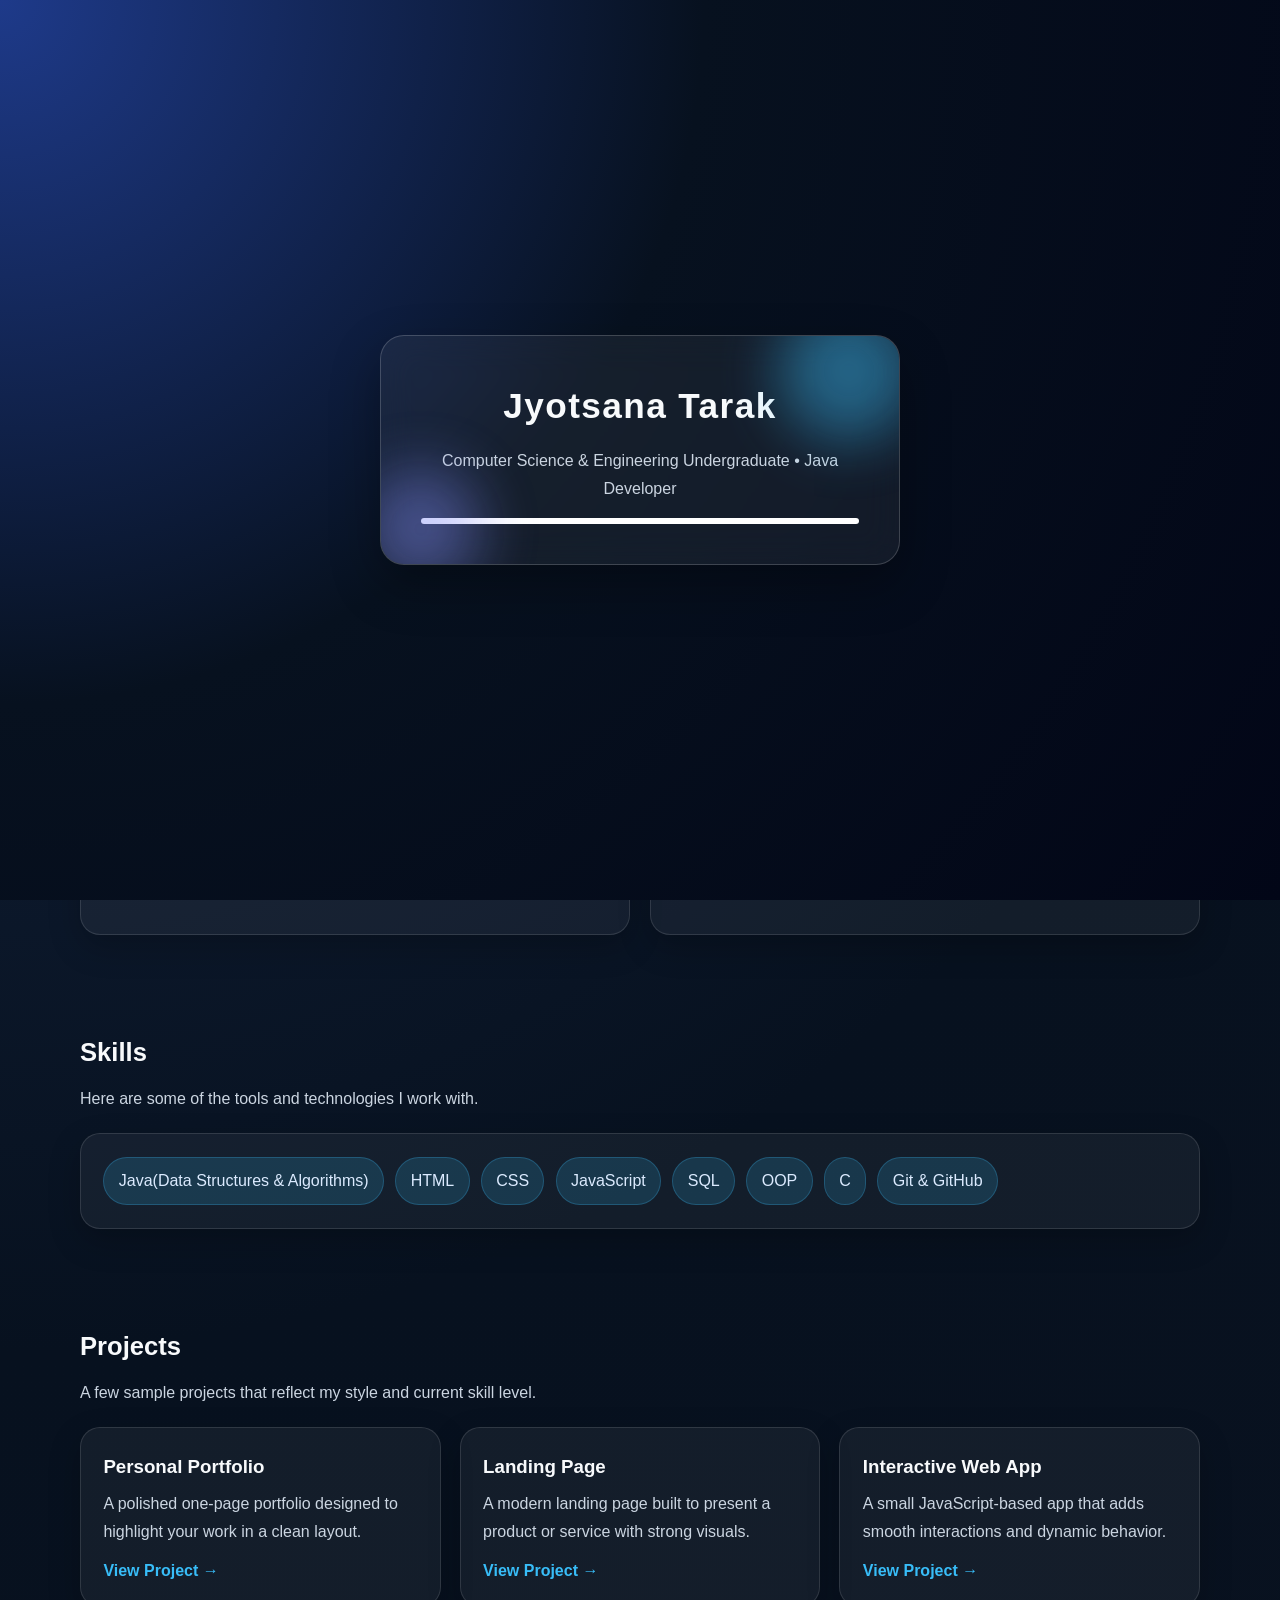
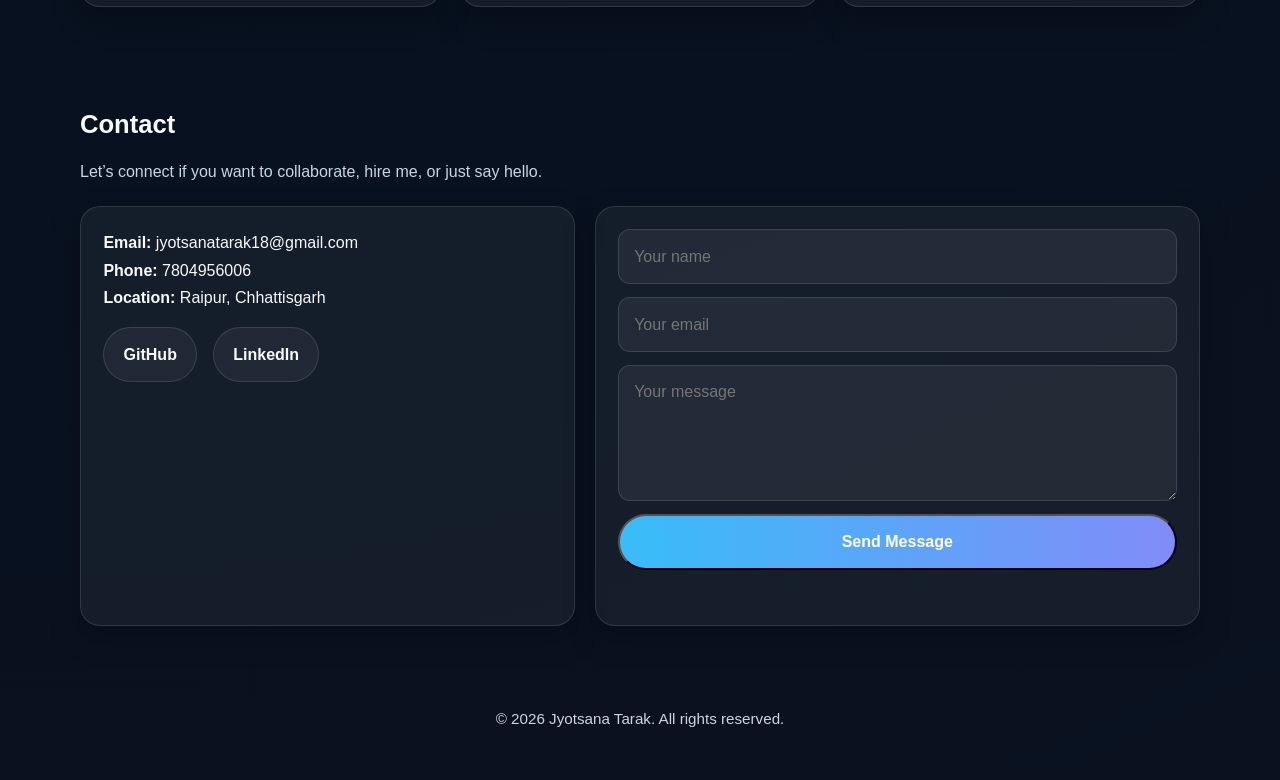
<file: index.html>
<!DOCTYPE html>
<html lang="en">
<head>
  <meta charset="UTF-8" />
  <meta name="viewport" content="width=device-width, initial-scale=1.0" />
  <title>Jyotsana Tarak | Portfolio</title>
  <style>
    :root {
      --bg: #07111f;
      --surface: #101c31;
      --surface-2: #17253d;
      --text: #f8fafc;
      --muted: #cbd5e1;
      --accent: #38bdf8;
      --accent-2: #818cf8;
      --border: rgba(255,255,255,0.12);
    }

    * { box-sizing: border-box; margin: 0; padding: 0; }
    html { scroll-behavior: smooth; }
    body {
      font-family: Arial, Helvetica, sans-serif;
      background: radial-gradient(circle at top left, #14243f 0%, var(--bg) 50%, #0a1220 100%);
      color: var(--text);
      line-height: 1.7;
    }

    a { color: inherit; text-decoration: none; }
    button, input, textarea { font: inherit; }

    .container {
      width: min(1120px, 90%);
      margin: 0 auto;
    }

    header {
      position: sticky;
      top: 0;
      backdrop-filter: blur(12px);
      background: rgba(7, 17, 31, 0.86);
      border-bottom: 1px solid var(--border);
      z-index: 20;
    }

    .nav-bar {
      display: flex;
      justify-content: space-between;
      align-items: center;
      padding: 1rem 0;
      gap: 1rem;
    }

    .brand {
      font-size: 1.2rem;
      font-weight: 700;
      letter-spacing: 0.05em;
    }

    .nav-links {
      display: flex;
      gap: 1.1rem;
      color: var(--muted);
    }

    .nav-links a {
      position: relative;
      transition: color 0.2s ease;
    }

    .nav-links a:hover,
    .nav-links a.active {
      color: var(--accent);
    }

    .menu-toggle {
      display: none;
      background: transparent;
      color: white;
      border: 1px solid var(--border);
      border-radius: 8px;
      padding: 0.45rem 0.7rem;
      cursor: pointer;
    }

    .intro-screen {
      position: fixed;
      inset: 0;
      z-index: 80;
      display: grid;
      place-items: center;
      background: radial-gradient(circle at top left, #1e3a8a 0%, #07111f 45%, #020617 100%);
      transition: opacity 0.8s ease, visibility 0.8s ease;
    }

    .intro-screen.hidden {
      opacity: 0;
      visibility: hidden;
      pointer-events: none;
    }

    .intro-card {
      position: relative;
      width: min(92%, 520px);
      padding: 2.5rem;
      border-radius: 24px;
      border: 1px solid rgba(255,255,255,0.18);
      background: rgba(255,255,255,0.06);
      backdrop-filter: blur(18px);
      box-shadow: 0 20px 50px rgba(0,0,0,0.3);
      text-align: center;
      overflow: hidden;
    }

    .intro-card::before,
    .intro-card::after {
      content: '';
      position: absolute;
      border-radius: 50%;
      filter: blur(30px);
      opacity: 0.45;
      animation: float 4.5s ease-in-out infinite;
    }

    .intro-card::before {
      width: 140px;
      height: 140px;
      background: var(--accent);
      top: -35px;
      right: -20px;
    }

    .intro-card::after {
      width: 120px;
      height: 120px;
      background: var(--accent-2);
      bottom: -25px;
      left: -20px;
      animation-delay: 1s;
    }

    .intro-title {
      font-size: clamp(1.5rem, 3vw, 2.2rem);
      font-weight: 700;
      margin-bottom: 0.7rem;
      letter-spacing: 0.04em;
    }

    .intro-subtitle {
      color: var(--muted);
      margin-bottom: 1rem;
    }

    .intro-bar {
      height: 6px;
      border-radius: 999px;
      background: linear-gradient(90deg, var(--accent), var(--accent-2));
      overflow: hidden;
      position: relative;
    }

    .intro-bar span {
      display: block;
      height: 100%;
      width: 0;
      background: white;
      animation: load 2.2s ease forwards;
    }

    .hero {
      padding: 5.5rem 0 4rem;
      display: grid;
      grid-template-columns: 1.1fr 0.9fr;
      gap: 2rem;
      align-items: center;
    }

    .eyebrow {
      text-transform: uppercase;
      letter-spacing: 0.25em;
      font-size: 0.8rem;
      color: var(--accent);
      margin-bottom: 0.6rem;
    }

    .hero h1 {
      font-size: clamp(2rem, 4vw, 3.2rem);
      margin-bottom: 0.4rem;
    }

    .hero h2 {
      font-size: clamp(1.1rem, 2.2vw, 1.6rem);
      margin-bottom: 1rem;
      color: #e2e8f0;
    }

    .hero p {
      color: var(--muted);
      max-width: 680px;
      margin-bottom: 1.5rem;
    }

    .hero-buttons {
      display: flex;
      flex-wrap: wrap;
      gap: 1rem;
    }

    .btn {
      padding: 0.8rem 1.2rem;
      border-radius: 999px;
      font-weight: 600;
      display: inline-block;
      transition: transform 0.2s ease, background 0.2s ease;
    }

    .btn:hover { transform: translateY(-2px); }
    .btn-primary {
      background: linear-gradient(90deg, var(--accent), var(--accent-2));
      color: white;
    }

    .btn-secondary {
      border: 1px solid var(--border);
      background: rgba(255,255,255,0.05);
    }

    .card {
      background: rgba(255,255,255,0.05);
      border: 1px solid var(--border);
      border-radius: 20px;
      padding: 1.4rem;
      box-shadow: 0 12px 32px rgba(0,0,0,0.22);
    }

    .profile-card {
      text-align: center;
    }

    .avatar {
      width: 170px;
      height: 170px;
      border-radius: 50%;
      margin: 0 auto 1rem;
      background: linear-gradient(135deg, var(--accent), var(--accent-2));
      display: flex;
      align-items: center;
      justify-content: center;
      font-size: 3rem;
      font-weight: 700;
      color: white;
    }

    section {
      padding: 3rem 0;
    }

    .section-title {
      font-size: 1.6rem;
      margin-bottom: 0.7rem;
    }

    .section-text {
      color: var(--muted);
      margin-bottom: 1.3rem;
    }

    .grid-2, .grid-3, .projects-grid {
      display: grid;
      gap: 1.2rem;
    }

    .grid-2 { grid-template-columns: 1fr 1fr; }
    .grid-3, .projects-grid { grid-template-columns: repeat(3, 1fr); }

    .skill-list {
      display: flex;
      flex-wrap: wrap;
      gap: 0.7rem;
    }

    .skill-pill {
      padding: 0.6rem 0.9rem;
      border-radius: 999px;
      background: rgba(56, 189, 248, 0.16);
      color: #dbeafe;
      border: 1px solid rgba(56, 189, 248, 0.25);
    }

    .project-card h3, .info-card h3 {
      margin-bottom: 0.5rem;
    }

    .project-card p, .info-card p {
      color: var(--muted);
      margin-bottom: 0.75rem;
    }

    .project-link {
      color: var(--accent);
      font-weight: 600;
    }

    .contact-box {
      display: grid;
      grid-template-columns: 0.9fr 1.1fr;
      gap: 1.2rem;
    }

    form {
      display: grid;
      gap: 0.8rem;
    }

    input, textarea {
      width: 100%;
      padding: 0.8rem 0.95rem;
      background: rgba(255,255,255,0.06);
      color: white;
      border: 1px solid var(--border);
      border-radius: 12px;
      outline: none;
    }

    input:focus, textarea:focus {
      border-color: var(--accent);
    }

    .form-status {
      color: #86efac;
      font-size: 0.95rem;
      min-height: 1.2rem;
    }

    .reveal {
      opacity: 0;
      transform: translateY(24px);
      transition: opacity 0.6s ease, transform 0.6s ease;
    }

    .reveal.visible {
      opacity: 1;
      transform: translateY(0);
    }

    .cursor {
      color: var(--accent);
      animation: blink 0.8s infinite;
    }

    @keyframes blink {
      0%, 100% { opacity: 1; }
      50% { opacity: 0; }
    }

    @keyframes float {
      0%, 100% { transform: translateY(0px); }
      50% { transform: translateY(-18px); }
    }

    @keyframes load {
      from { width: 0; }
      to { width: 100%; }
    }

    footer {
      text-align: center;
      padding: 2rem 0 3rem;
      color: var(--muted);
      font-size: 0.95rem;
    }

    @media (max-width: 850px) {
      .hero, .grid-2, .grid-3, .projects-grid, .contact-box {
        grid-template-columns: 1fr;
      }

      .hero {
        padding-top: 3rem;
      }
    }

    @media (max-width: 680px) {
      .menu-toggle {
        display: inline-block;
      }

      .nav-links {
        display: none;
        flex-direction: column;
        position: absolute;
        top: 63px;
        right: 5%;
        background: rgba(7, 17, 31, 0.96);
        border: 1px solid var(--border);
        border-radius: 12px;
        padding: 0.8rem;
        width: 160px;
      }

      .nav-links.active {
        display: flex;
      }
    }
  </style>
</head>
<body>
  <div class="intro-screen" id="intro-screen">
    <div class="intro-card">
      <div class="intro-title">Jyotsana Tarak</div>
      <div class="intro-subtitle">Computer Science & Engineering Undergraduate • Java Developer</div>
      <div class="intro-bar"><span></span></div>
    </div>
  </div>

  <header>
    <div class="container nav-bar">
      <a href="#home" class="brand">JYOTSANA TARAK</a>
      <button class="menu-toggle" aria-label="Toggle navigation">☰</button>
      <nav class="nav-links" id="nav-links">
        <a href="#about">About</a>
        <a href="#skills">Skills</a>
        <a href="#projects">Projects</a>
        <a href="#contact">Contact</a>
      </nav>
    </div>
  </header>

  <main id="home">
    <section class="container hero">
      <div class="reveal">
        <p class="eyebrow">Hello, I’m</p>
        <h1>Jyotsana Tarak</h1>
        <h2>I build <span id="typing"></span><span class="cursor">|</span></h2>
        <p>I’m a Computer Science and Engineering undergraduate passionate about software development and problem-solving, with experience in Java, HTML, CSS, JavaScript, C, and SQL.</p>
        <div class="hero-buttons">
          <a href="#projects" class="btn btn-primary">View Projects</a>
          <a href="#contact" class="btn btn-secondary">Contact Me</a>
        </div>
      </div>

      <div class="card profile-card reveal">
        <div class="avatar">JT</div>
        <h3>Java Developer</h3>
        <p>Building reliable software and practical applications.</p>
      </div>
    </section>

    <section id="about" class="container reveal">
      <h2 class="section-title">About Me</h2>
      <p class="section-text">I’m a Computer Science and Engineering undergraduate passionate about software development and problem-solving. I have experience with Java (with Data Structures & Algorithms), HTML, CSS, JavaScript, C, and SQL, and I enjoy building projects that strengthen my technical skills. I’m always eager to learn new technologies, solve real-world problems, and grow as a developer.</p>
      <div class="grid-2">
        <div class="card info-card">
          <h3>What I Do</h3>
          <p>I develop applications, write clean code, and turn ideas into practical software solutions with a focus on reliability.</p>
        </div>
        <div class="card info-card">
          <h3>My Focus</h3>
          <p>Java development, problem solving, software design, and continuous learning.</p>
        </div>
      </div>
    </section>

    <section id="skills" class="container reveal">
      <h2 class="section-title">Skills</h2>
      <p class="section-text">Here are some of the tools and technologies I work with.</p>
      <div class="card">
        <div class="skill-list">
          <span class="skill-pill">Java(Data Structures & Algorithms)</span>
          <span class="skill-pill">HTML</span>
          <span class="skill-pill">CSS</span>
          <span class="skill-pill">JavaScript</span>
          <span class="skill-pill">SQL</span>
          <span class="skill-pill">OOP</span>
          <span class="skill-pill">C</span>
          <span class="skill-pill">Git & GitHub</span>
        </div>
      </div>
    </section>

    <section id="projects" class="container reveal">
      <h2 class="section-title">Projects</h2>
      <p class="section-text">A few sample projects that reflect my style and current skill level.</p>
      <div id="projects-grid" class="projects-grid"></div>
    </section>

    <section id="contact" class="container reveal">
      <h2 class="section-title">Contact</h2>
      <p class="section-text">Let’s connect if you want to collaborate, hire me, or just say hello.</p>
      <div class="contact-box">
        <div class="card">
          <p><strong>Email:</strong> jyotsanatarak18@gmail.com</p>
          <p><strong>Phone:</strong> 7804956006</p>
          <p><strong>Location:</strong> Raipur, Chhattisgarh</p>
          <div class="hero-buttons" style="margin-top: 1rem;">
            <a href="https://github.com/jyotsanatarak" target="_blank" rel="noreferrer" class="btn btn-secondary">GitHub</a>
            <a href="https://www.linkedin.com/in/jyotsana-tarak-13b2b8292" target="_blank" rel="noreferrer" class="btn btn-secondary">LinkedIn</a>
          </div>
        </div>

        <div class="card">
          <form id="contact-form">
            <input type="text" name="name" placeholder="Your name" required />
            <input type="email" name="email" placeholder="Your email" required />
            <textarea name="message" rows="4" placeholder="Your message" required></textarea>
            <button type="submit" class="btn btn-primary">Send Message</button>
            <p id="form-status" class="form-status"></p>
          </form>
        </div>
      </div>
    </section>
  </main>

  <footer>
    <div class="container">© <span id="year"></span> Jyotsana Tarak. All rights reserved.</div>
  </footer>

  <script>
    const introScreen = document.getElementById('intro-screen');
    window.addEventListener('load', () => {
      setTimeout(() => {
        introScreen.classList.add('hidden');
      }, 2200);
    });

    const words = ['Java applications', 'backend solutions', 'scalable systems'];
    const typingEl = document.getElementById('typing');
    let wordIndex = 0;
    let charIndex = 0;

    function typeEffect() {
      const currentWord = words[wordIndex];
      typingEl.textContent = currentWord.slice(0, charIndex);
      charIndex++;

      if (charIndex > currentWord.length) {
        setTimeout(() => {
          charIndex = 0;
          wordIndex = (wordIndex + 1) % words.length;
          typeEffect();
        }, 900);
        return;
      }

      setTimeout(typeEffect, 120);
    }

    typeEffect();

    const observer = new IntersectionObserver((entries) => {
      entries.forEach(entry => {
        if (entry.isIntersecting) {
          entry.target.classList.add('visible');
        }
      });
    }, { threshold: 0.15 });

    document.querySelectorAll('.reveal').forEach((el) => observer.observe(el));

    const sections = document.querySelectorAll('main section[id]');
    const navLinks = document.querySelectorAll('.nav-links a');

    window.addEventListener('scroll', () => {
      let current = '';
      sections.forEach(section => {
        const top = section.offsetTop - 120;
        if (window.scrollY >= top) current = section.getAttribute('id');
      });

      navLinks.forEach(link => {
        link.classList.toggle('active', link.getAttribute('href') === '#' + current);
      });
    });

    const menuToggle = document.querySelector('.menu-toggle');
    const nav = document.getElementById('nav-links');

    menuToggle.addEventListener('click', () => {
      nav.classList.toggle('active');
    });

    navLinks.forEach(link => {
      link.addEventListener('click', () => nav.classList.remove('active'));
    });

    const projects = [
      {
        title: 'Personal Portfolio',
        description: 'A polished one-page portfolio designed to highlight your work in a clean layout.',
        link: '#'
      },
      {
        title: 'Landing Page',
        description: 'A modern landing page built to present a product or service with strong visuals.',
        link: '#'
      },
      {
        title: 'Interactive Web App',
        description: 'A small JavaScript-based app that adds smooth interactions and dynamic behavior.',
        link: '#'
      }
    ];

    const projectsGrid = document.getElementById('projects-grid');
    projectsGrid.innerHTML = projects.map(project => `
      <div class="card project-card">
        <h3>${project.title}</h3>
        <p>${project.description}</p>
        <a href="${project.link}" class="project-link">View Project →</a>
      </div>
    `).join('');

    document.getElementById('year').textContent = new Date().getFullYear();

    const form = document.getElementById('contact-form');
    const formStatus = document.getElementById('form-status');

    form.addEventListener('submit', (event) => {
      event.preventDefault();
      formStatus.textContent = 'Thanks! Your message has been sent.';
      form.reset();
    });
  </script>
</body>
</html>
</file>
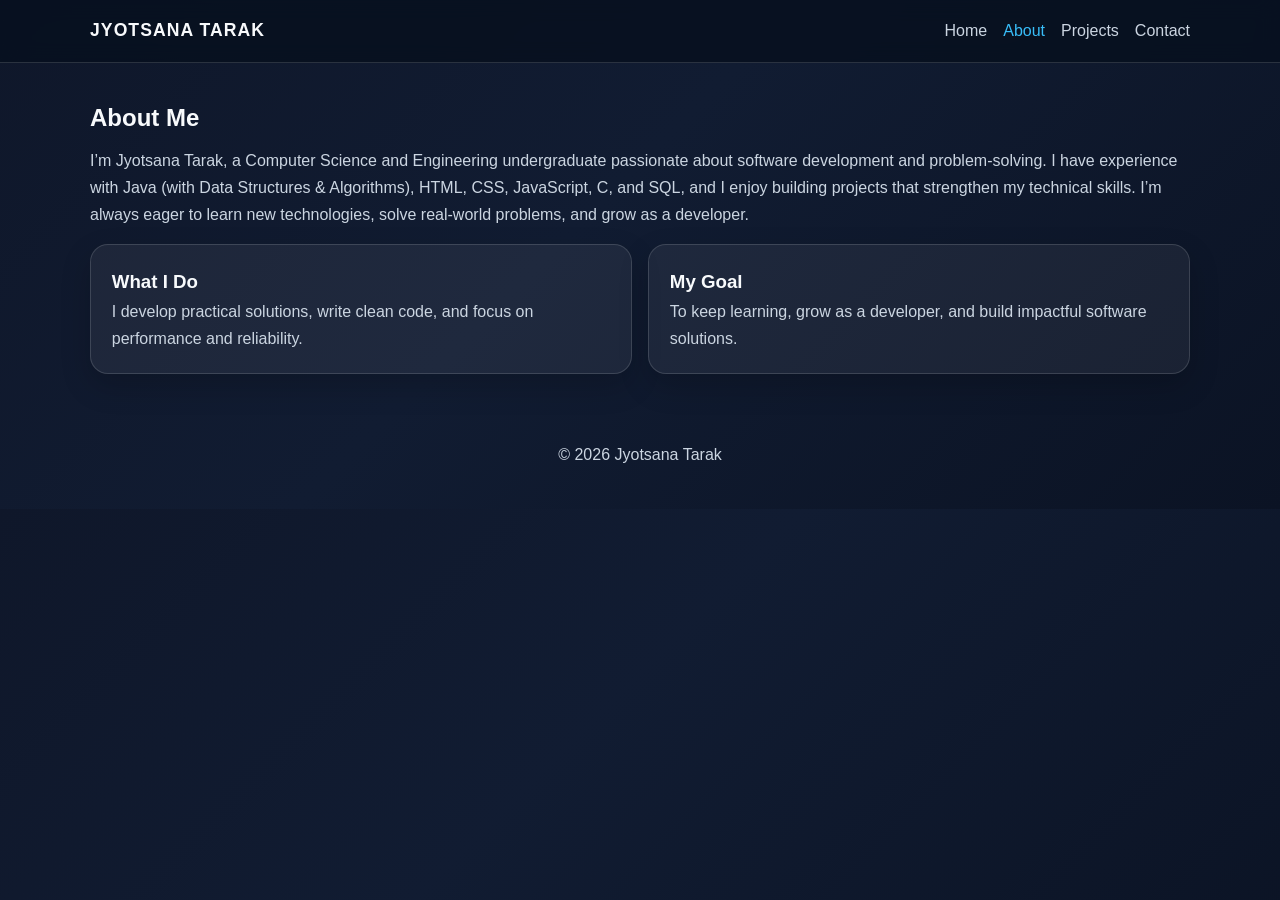
<file: about.html>
<!DOCTYPE html>
<html lang="en">
<head>
  <meta charset="UTF-8" />
  <meta name="viewport" content="width=device-width, initial-scale=1.0" />
  <title>About | Jyotsana Tarak</title>
  <link rel="stylesheet" href="styles.css" />
</head>
<body>
  <header class="site-header">
    <div class="container nav-bar">
      <a href="home.html" class="brand">JYOTSANA TARAK</a>
      <button class="menu-toggle" aria-label="Toggle navigation">☰</button>
      <nav class="nav-links" id="nav-links">
        <a href="home.html">Home</a>
        <a href="about.html" class="active">About</a>
        <a href="projects.html">Projects</a>
        <a href="contact.html">Contact</a>
      </nav>
    </div>
  </header>

  <main class="container">
    <section class="reveal">
      <h1 class="section-title">About Me</h1>
      <p class="section-text">I’m Jyotsana Tarak, a Computer Science and Engineering undergraduate passionate about software development and problem-solving. I have experience with Java (with Data Structures & Algorithms), HTML, CSS, JavaScript, C, and SQL, and I enjoy building projects that strengthen my technical skills. I’m always eager to learn new technologies, solve real-world problems, and grow as a developer.</p>
      <div class="grid-2" style="margin-top: 1rem;">
        <div class="card">
          <h3>What I Do</h3>
          <p>I develop practical solutions, write clean code, and focus on performance and reliability.</p>
        </div>
        <div class="card">
          <h3>My Goal</h3>
          <p>To keep learning, grow as a developer, and build impactful software solutions.</p>
        </div>
      </div>
    </section>
  </main>

  <footer>
    <div class="container">© 2026 Jyotsana Tarak</div>
  </footer>

  <script src="script.js"></script>
</body>
</html>
</file>
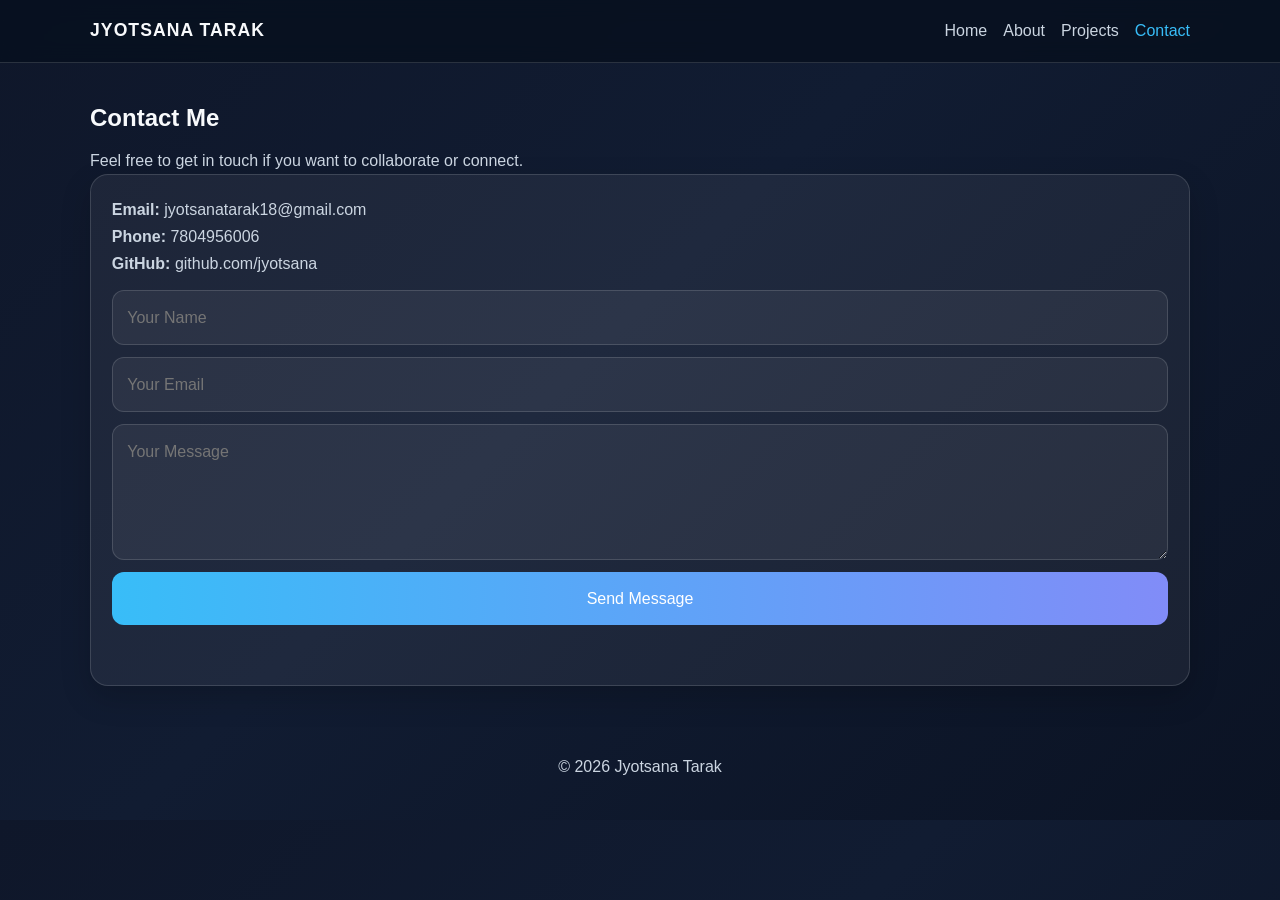
<file: contact.html>
<!DOCTYPE html>
<html lang="en">
<head>
  <meta charset="UTF-8" />
  <meta name="viewport" content="width=device-width, initial-scale=1.0" />
  <title>Contact | Jyotsana Tarak</title>
  <link rel="stylesheet" href="styles.css" />
</head>
<body>
  <header class="site-header">
    <div class="container nav-bar">
      <a href="home.html" class="brand">JYOTSANA TARAK</a>
      <button class="menu-toggle" aria-label="Toggle navigation">☰</button>
      <nav class="nav-links" id="nav-links">
        <a href="home.html">Home</a>
        <a href="about.html">About</a>
        <a href="projects.html">Projects</a>
        <a href="contact.html" class="active">Contact</a>
      </nav>
    </div>
  </header>

  <main class="container">
    <section class="reveal">
      <h1 class="section-title">Contact Me</h1>
      <p class="section-text">Feel free to get in touch if you want to collaborate or connect.</p>
      <div class="card">
        <p><strong>Email:</strong> jyotsanatarak18@gmail.com</p>
        <p><strong>Phone:</strong> 7804956006</p>
        <p><strong>GitHub:</strong> github.com/jyotsana</p>
        <form id="contact-form" class="form-group">
          <input type="text" placeholder="Your Name" required />
          <input type="email" placeholder="Your Email" required />
          <textarea rows="4" placeholder="Your Message" required></textarea>
          <button type="submit">Send Message</button>
          <p id="form-status" class="status"></p>
        </form>
      </div>
    </section>
  </main>

  <footer>
    <div class="container">© 2026 Jyotsana Tarak</div>
  </footer>

  <script src="script.js"></script>
</body>
</html>
</file>
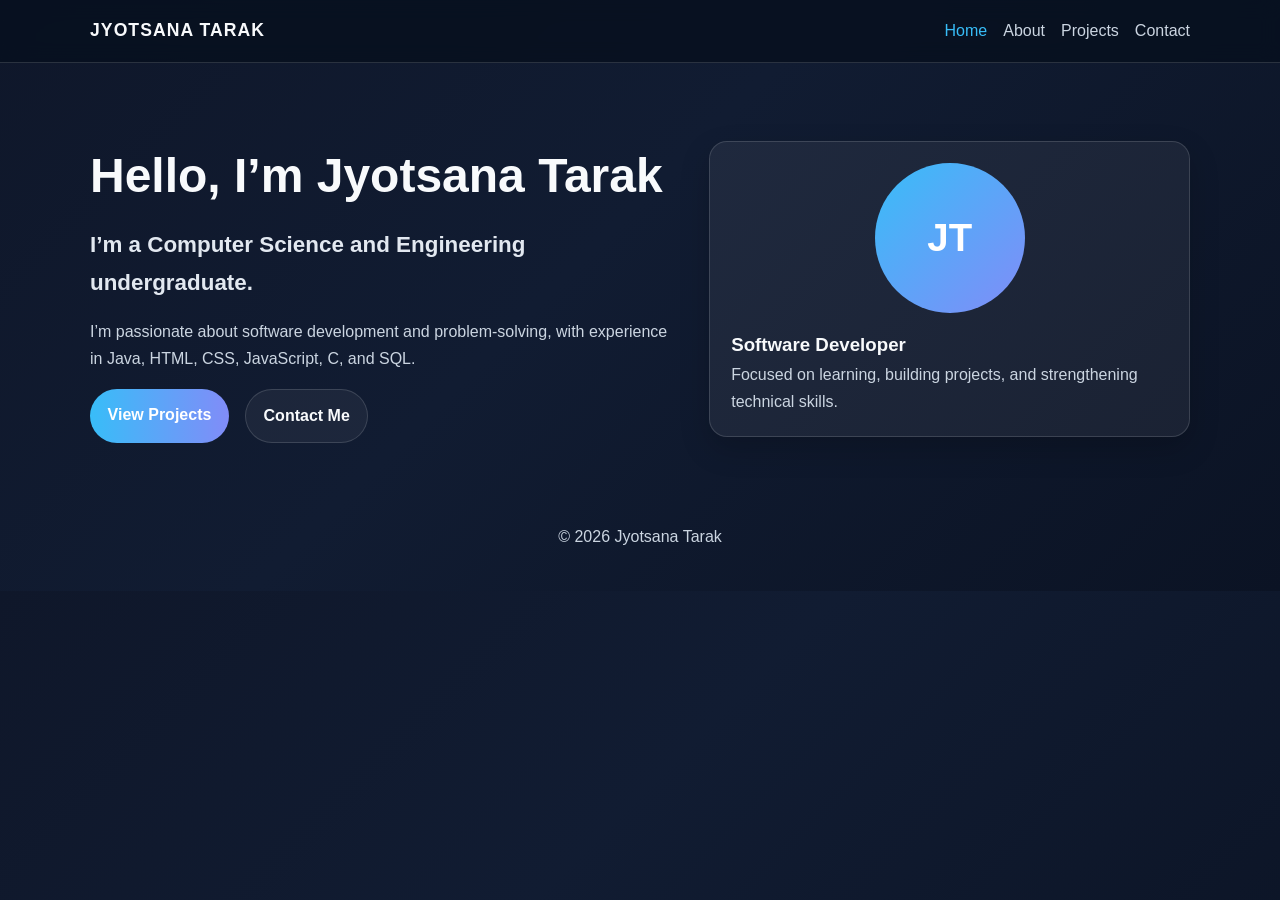
<file: home.html>
<!DOCTYPE html>
<html lang="en">
<head>
  <meta charset="UTF-8" />
  <meta name="viewport" content="width=device-width, initial-scale=1.0" />
  <title>Jyotsana Tarak | Home</title>
  <link rel="stylesheet" href="styles.css" />
</head>
<body>
  <header class="site-header">
    <div class="container nav-bar">
      <a href="home.html" class="brand">JYOTSANA TARAK</a>
      <button class="menu-toggle" aria-label="Toggle navigation">☰</button>
      <nav class="nav-links" id="nav-links">
        <a href="home.html" class="active">Home</a>
        <a href="about.html">About</a>
        <a href="projects.html">Projects</a>
        <a href="contact.html">Contact</a>
      </nav>
    </div>
  </header>

  <main class="container">
    <section class="hero">
      <div class="reveal">
        <h1>Hello, I’m Jyotsana Tarak</h1>
        <h2>I’m a Computer Science and Engineering undergraduate.</h2>
        <p>I’m passionate about software development and problem-solving, with experience in Java, HTML, CSS, JavaScript, C, and SQL.</p>
        <div class="btn-row">
          <a href="projects.html" class="btn btn-primary">View Projects</a>
          <a href="contact.html" class="btn btn-secondary">Contact Me</a>
        </div>
      </div>
      <div class="card reveal">
        <div class="avatar">JT</div>
        <h3>Software Developer</h3>
        <p>Focused on learning, building projects, and strengthening technical skills.</p>
      </div>
    </section>
  </main>

  <footer>
    <div class="container">© 2026 Jyotsana Tarak</div>
  </footer>

  <script src="script.js"></script>
</body>
</html>
</file>
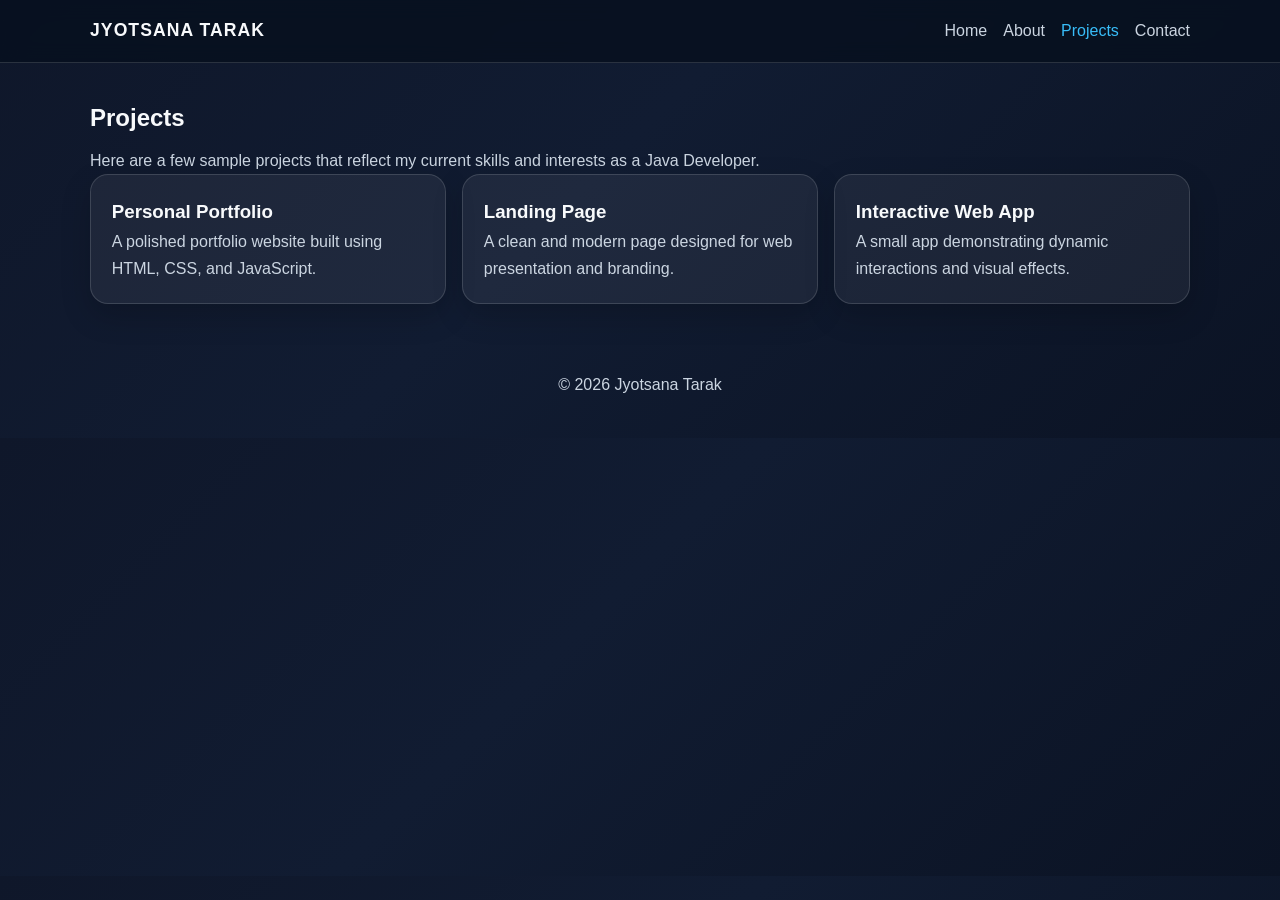
<file: projects.html>
<!DOCTYPE html>
<html lang="en">
<head>
  <meta charset="UTF-8" />
  <meta name="viewport" content="width=device-width, initial-scale=1.0" />
  <title>Projects | Jyotsana Tarak</title>
  <link rel="stylesheet" href="styles.css" />
</head>
<body>
  <header class="site-header">
    <div class="container nav-bar">
      <a href="home.html" class="brand">JYOTSANA TARAK</a>
      <button class="menu-toggle" aria-label="Toggle navigation">☰</button>
      <nav class="nav-links" id="nav-links">
        <a href="home.html">Home</a>
        <a href="about.html">About</a>
        <a href="projects.html" class="active">Projects</a>
        <a href="contact.html">Contact</a>
      </nav>
    </div>
  </header>

  <main class="container">
    <section class="reveal">
      <h1 class="section-title">Projects</h1>
      <p class="section-text">Here are a few sample projects that reflect my current skills and interests as a Java Developer.</p>
      <div class="grid-3">
        <div class="card">
          <h3>Personal Portfolio</h3>
          <p>A polished portfolio website built using HTML, CSS, and JavaScript.</p>
        </div>
        <div class="card">
          <h3>Landing Page</h3>
          <p>A clean and modern page designed for web presentation and branding.</p>
        </div>
        <div class="card">
          <h3>Interactive Web App</h3>
          <p>A small app demonstrating dynamic interactions and visual effects.</p>
        </div>
      </div>
    </section>
  </main>

  <footer>
    <div class="container">© 2026 Jyotsana Tarak</div>
  </footer>

  <script src="script.js"></script>
</body>
</html>
</file>
<file: styles.css>
:root {
  --bg: #07111f;
  --surface: #111827;
  --surface-2: #17253d;
  --text: #f8fafc;
  --muted: #cbd5e1;
  --accent: #38bdf8;
  --accent-2: #818cf8;
  --border: rgba(255,255,255,0.14);
}

* { box-sizing: border-box; margin: 0; padding: 0; }
html { scroll-behavior: smooth; }
body {
  font-family: Arial, Helvetica, sans-serif;
  background: linear-gradient(135deg, #0f172a 0%, #111c32 45%, #0b1324 100%);
  color: var(--text);
  line-height: 1.7;
}

a { color: inherit; text-decoration: none; }
button, input, textarea { font: inherit; }

.container {
  width: min(1100px, 90%);
  margin: 0 auto;
}

.site-header {
  position: sticky;
  top: 0;
  z-index: 20;
  background: rgba(7, 17, 31, 0.88);
  backdrop-filter: blur(10px);
  border-bottom: 1px solid var(--border);
}

.nav-bar {
  display: flex;
  justify-content: space-between;
  align-items: center;
  padding: 1rem 0;
}

.brand {
  font-weight: 700;
  font-size: 1.1rem;
  letter-spacing: 0.06em;
}

.nav-links {
  display: flex;
  gap: 1rem;
  color: var(--muted);
}

.nav-links a:hover,
.nav-links a.active {
  color: var(--accent);
}

.menu-toggle {
  display: none;
  background: transparent;
  color: white;
  border: 1px solid var(--border);
  border-radius: 8px;
  padding: 0.45rem 0.7rem;
  cursor: pointer;
}

.hero {
  display: grid;
  grid-template-columns: 1.1fr 0.9fr;
  gap: 2rem;
  align-items: center;
  padding: 4.5rem 0 3rem;
}

.hero h1 {
  font-size: clamp(2rem, 4vw, 3rem);
  margin-bottom: 0.6rem;
}

.hero h2 {
  font-size: clamp(1.1rem, 2.2vw, 1.4rem);
  color: #e2e8f0;
  margin-bottom: 1rem;
}

.hero p,
.section-text,
.card p {
  color: var(--muted);
}

.btn-row {
  display: flex;
  flex-wrap: wrap;
  gap: 1rem;
  margin-top: 1rem;
}

.btn {
  display: inline-block;
  padding: 0.8rem 1.1rem;
  border-radius: 999px;
  font-weight: 600;
  transition: transform 0.2s ease;
}

.btn:hover { transform: translateY(-2px); }
.btn-primary {
  background: linear-gradient(90deg, var(--accent), var(--accent-2));
  color: white;
}
.btn-secondary {
  border: 1px solid var(--border);
  background: rgba(255,255,255,0.05);
}

.card {
  background: rgba(255,255,255,0.06);
  border: 1px solid var(--border);
  border-radius: 18px;
  padding: 1.3rem;
  box-shadow: 0 12px 30px rgba(0,0,0,0.18);
}

.avatar {
  width: 150px;
  height: 150px;
  border-radius: 50%;
  margin: 0 auto 1rem;
  background: linear-gradient(135deg, var(--accent), var(--accent-2));
  display: flex;
  align-items: center;
  justify-content: center;
  font-size: 2.4rem;
  font-weight: 700;
  color: white;
}

section {
  padding: 2.2rem 0;
}

.section-title {
  font-size: 1.5rem;
  margin-bottom: 0.5rem;
}

.grid-2,
.grid-3 {
  display: grid;
  gap: 1rem;
}

.grid-2 { grid-template-columns: 1fr 1fr; }
.grid-3 { grid-template-columns: repeat(3, 1fr); }

.skill-list {
  display: flex;
  flex-wrap: wrap;
  gap: 0.7rem;
}

.skill-pill {
  padding: 0.6rem 0.9rem;
  border-radius: 999px;
  background: rgba(56,189,248,0.16);
  color: #dbeafe;
  border: 1px solid rgba(56,189,248,0.26);
}

.form-group {
  display: grid;
  gap: 0.75rem;
  margin-top: 0.8rem;
}

input, textarea, button {
  width: 100%;
  padding: 0.8rem 0.9rem;
  border-radius: 12px;
  border: 1px solid var(--border);
  background: rgba(255,255,255,0.06);
  color: white;
  outline: none;
}

input:focus, textarea:focus {
  border-color: var(--accent);
}

button {
  cursor: pointer;
  background: linear-gradient(90deg, var(--accent), var(--accent-2));
  border: none;
}

.status {
  margin-top: 0.5rem;
  color: #86efac;
  min-height: 1.2rem;
}

.reveal {
  opacity: 0;
  transform: translateY(22px);
  transition: opacity 0.6s ease, transform 0.6s ease;
}

.reveal.visible {
  opacity: 1;
  transform: translateY(0);
}

footer {
  text-align: center;
  padding: 2rem 0 2.5rem;
  color: var(--muted);
}

@media (max-width: 800px) {
  .hero, .grid-2, .grid-3 {
    grid-template-columns: 1fr;
  }
}

@media (max-width: 680px) {
  .menu-toggle { display: inline-block; }
  .nav-links {
    display: none;
    flex-direction: column;
    position: absolute;
    top: 58px;
    right: 5%;
    background: rgba(7, 17, 31, 0.97);
    border: 1px solid var(--border);
    border-radius: 12px;
    padding: 0.8rem;
    width: 160px;
  }
  .nav-links.active { display: flex; }
}
</file>
